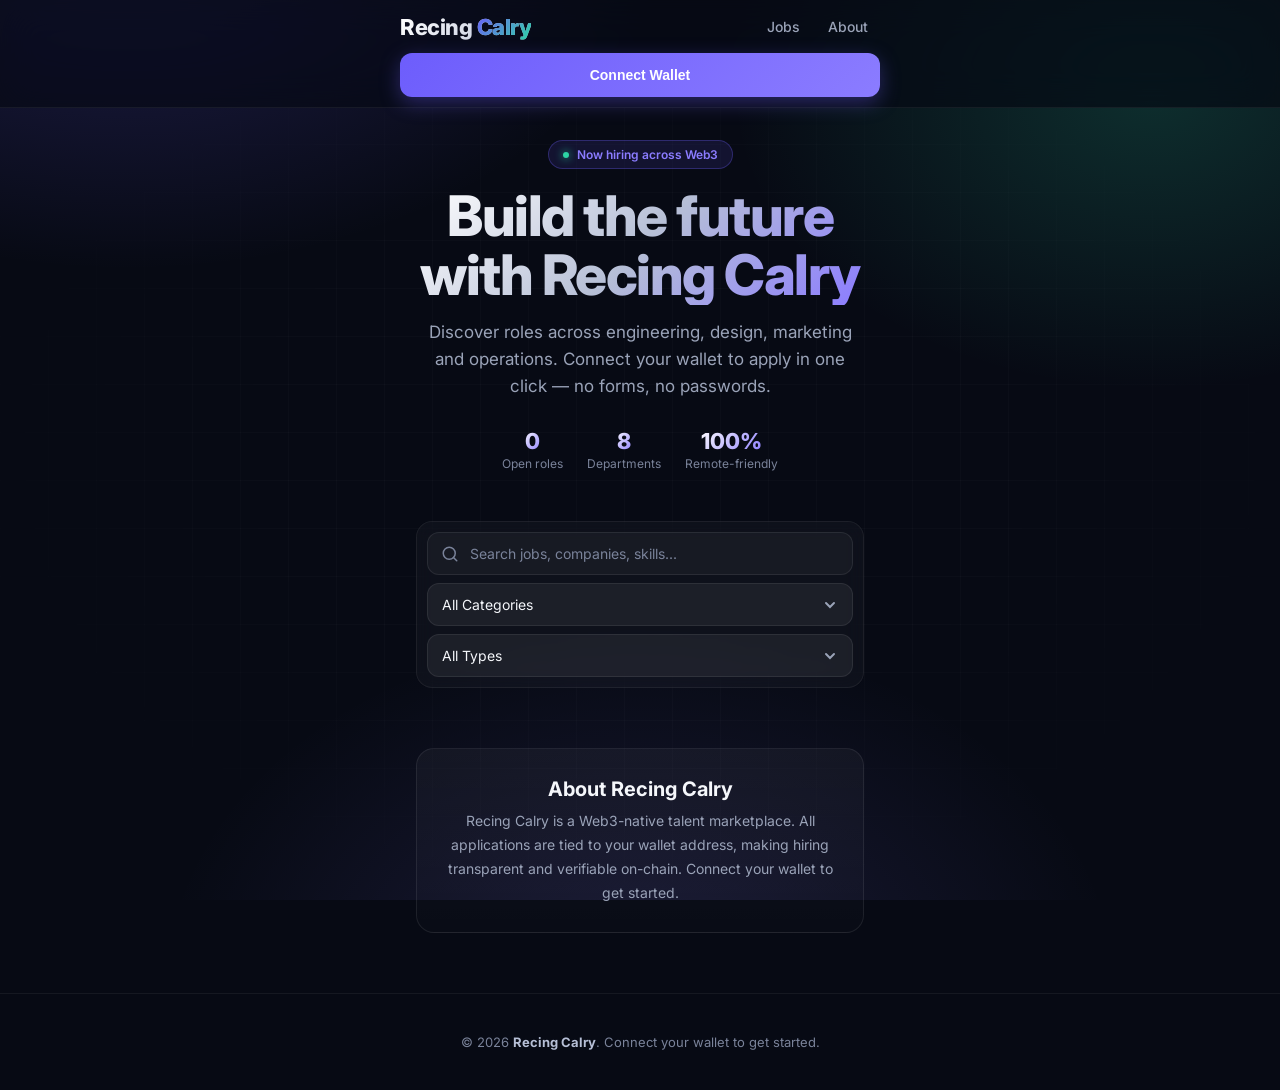
<file: index.html>
<!DOCTYPE html>
<html lang="en">
<head>
  <meta charset="UTF-8" />
  <meta name="viewport" content="width=device-width, initial-scale=1.0, maximum-scale=1.0, user-scalable=no" />
  <meta name="theme-color" content="#070a14" />
  <title>Recing Calry - Jobs Portal</title>
  <link rel="preconnect" href="https://fonts.googleapis.com" />
  <link rel="preconnect" href="https://fonts.gstatic.com" crossorigin />
  <link href="https://fonts.googleapis.com/css2?family=Inter:wght@400;500;600;700;800&display=swap" rel="stylesheet" />
  <link rel="stylesheet" href="style.css" />
  <style>
    :root{
      --bg:#070a14;--bg2:#0e1322;--bg3:#151b2e;--bd:#1f2740;--tx:#f5f7fb;--tx2:#b6bfd6;
      --mt:#7a839a;--mt2:#9aa3b8;--bl:#6d5dfc;--bl2:#8b7cff;--gn:#2dd4a4;--rd:#ff5c7a;
      --card:#12182b;--card2:#1c2338;--accent:#6d5dfc;--glow:rgba(109,93,252,.35);
    }
    *{box-sizing:border-box;}
    button,a,input,select{touch-action:manipulation;}
    html,body{margin:0;padding:0;}
    body{font-family:'Inter',-apple-system,BlinkMacSystemFont,'Segoe UI',Roboto,sans-serif;background:var(--bg);color:var(--tx);min-height:100vh;overflow-x:hidden;-webkit-font-smoothing:antialiased;}
    body::before{content:'';position:fixed;inset:0;z-index:-2;background:
      radial-gradient(900px 600px at 10% -10%, rgba(109,93,252,.25), transparent 60%),
      radial-gradient(700px 500px at 90% 10%, rgba(45,212,164,.18), transparent 60%),
      radial-gradient(800px 600px at 50% 110%, rgba(139,124,255,.15), transparent 60%),
      var(--bg);}
    body::after{content:'';position:fixed;inset:0;z-index:-1;pointer-events:none;background-image:linear-gradient(rgba(255,255,255,.02) 1px,transparent 1px),linear-gradient(90deg,rgba(255,255,255,.02) 1px,transparent 1px);background-size:48px 48px;mask-image:radial-gradient(ellipse at center,black 40%,transparent 80%);}

    .jp-header{position:fixed;top:0;left:0;right:0;display:flex;justify-content:center;padding:10px 14px;border-bottom:1px solid rgba(255,255,255,.06);background:rgba(7,10,20,.72);backdrop-filter:blur(18px) saturate(140%);-webkit-backdrop-filter:blur(18px) saturate(140%);z-index:60;}
    .nav-bar{display:flex;align-items:center;justify-content:space-between;gap:10px;width:100%;max-width:480px;flex-wrap:wrap;}
    .jp-brand{font-size:22px;font-weight:800;letter-spacing:-.5px;background:linear-gradient(135deg,#fff 0%,#b6bfd6 100%);-webkit-background-clip:text;background-clip:text;color:transparent;}
    .jp-brand span{background:linear-gradient(135deg,var(--bl) 0%,var(--gn) 100%);-webkit-background-clip:text;background-clip:text;color:transparent;}
    .jp-nav{display:flex;gap:4px;align-items:center;}
    .jp-nav a{color:var(--mt2);text-decoration:none;font-size:14px;font-weight:500;padding:8px 12px;border-radius:8px;transition:all .2s;}
    .jp-nav a:hover{color:var(--tx);background:rgba(255,255,255,.05);}
    .connect-btn{background:linear-gradient(135deg,var(--bl) 0%,var(--bl2) 100%);color:#fff;border:none;border-radius:12px;padding:12px 16px;font-size:14px;font-weight:600;cursor:pointer;transition:all .25s;box-shadow:0 6px 20px var(--glow);position:relative;overflow:hidden;}
    .connect-btn::after{content:'';position:absolute;inset:0;background:linear-gradient(135deg,rgba(255,255,255,.25),transparent);opacity:0;transition:opacity .25s;}
    .connect-btn:hover{transform:translateY(-1px);box-shadow:0 10px 28px var(--glow);}
    .connect-btn:hover::after{opacity:1;}
    .connect-btn.connected{background:linear-gradient(135deg,var(--gn) 0%,#1fa880 100%);box-shadow:0 6px 20px rgba(45,212,164,.35);}
    .jp-main{max-width:480px;margin:0 auto;padding:100px 16px 20px;text-align:center;}
    .hero{padding:40px 0 32px;text-align:center;position:relative;}
    .hero-badge{display:inline-flex;align-items:center;gap:8px;padding:6px 14px;border-radius:999px;background:rgba(109,93,252,.12);border:1px solid rgba(109,93,252,.3);color:var(--bl2);font-size:12px;font-weight:600;margin-bottom:18px;}
    .hero-badge .dot{width:6px;height:6px;border-radius:50%;background:var(--gn);box-shadow:0 0 8px var(--gn);animation:pulse 1.6s ease-in-out infinite;}
    @keyframes pulse{0%,100%{opacity:1;transform:scale(1)}50%{opacity:.5;transform:scale(1.4)}}
    .hero h1{font-size:clamp(32px,5vw,56px);font-weight:800;margin:0 0 14px;letter-spacing:-1.5px;line-height:1.05;background:linear-gradient(135deg,#fff 0%,#b6bfd6 50%,var(--bl2) 100%);-webkit-background-clip:text;background-clip:text;color:transparent;}
    .hero p{color:var(--mt2);font-size:17px;max-width:640px;margin:0 auto;line-height:1.6;}
    .stats-row{display:flex;gap:24px;justify-content:center;margin-top:28px;flex-wrap:wrap;}
    .stat{display:flex;flex-direction:column;align-items:center;}
    .stat-v{font-size:22px;font-weight:800;color:var(--tx);}
    .stat-l{font-size:12px;color:var(--mt);margin-top:2px;}
    .filters{display:flex;flex-direction:column;gap:8px;margin:18px 0 20px;padding:10px;background:rgba(255,255,255,.03);border:1px solid rgba(255,255,255,.06);border-radius:16px;backdrop-filter:blur(10px);}
    .search-wrap{flex:2;min-width:220px;position:relative;display:flex;align-items:center;}
    .search-wrap svg{position:absolute;left:14px;color:var(--mt);pointer-events:none;}
    .filters input,.filters select{background:rgba(255,255,255,.04);border:1px solid rgba(255,255,255,.08);color:var(--tx);border-radius:12px;padding:12px 14px 12px 42px;font-size:14px;flex:1;min-width:0;transition:all .2s;font-family:inherit;}
    .filters select{padding-left:14px;cursor:pointer;color-scheme:dark;appearance:none;-webkit-appearance:none;background-color:rgba(255,255,255,.06);background-image:url("data:image/svg+xml;utf8,<svg xmlns='http://www.w3.org/2000/svg' width='16' height='16' fill='none' stroke='%239aa3b8' stroke-width='2' stroke-linecap='round'><polyline points='4 6 8 10 12 6'/></svg>");background-repeat:no-repeat;background-position:right 14px center;padding-right:38px;}
    .filters select option{background:#0e1322;color:#f5f7fb;}
    .filters input:focus,.filters select:focus{outline:none;border-color:var(--bl);background:rgba(109,93,252,.06);box-shadow:0 0 0 3px rgba(109,93,252,.15);}
    .filters input::placeholder{color:var(--mt);}
    .jobs{display:grid;grid-template-columns:1fr;gap:12px;}
    .job-card{background:linear-gradient(180deg,rgba(255,255,255,.05) 0%,rgba(255,255,255,.015) 100%);border:1px solid rgba(255,255,255,.09);border-radius:20px;padding:24px 20px 20px;display:flex;flex-direction:column;gap:14px;transition:transform .35s cubic-bezier(.2,.8,.2,1),border-color .35s,box-shadow .35s;position:relative;overflow:hidden;animation:fadeUp .5s ease both;text-align:center;box-shadow:0 8px 24px rgba(0,0,0,.2);}
    .job-card::after{content:'';position:absolute;top:0;left:0;right:0;height:3px;background:linear-gradient(90deg,transparent,var(--bl),var(--gn),transparent);opacity:.6;transition:opacity .3s;}
    .job-card:hover::after{opacity:1;}
    .job-card::before{content:'';position:absolute;inset:0;background:radial-gradient(400px 200px at var(--mx,50%) var(--my,0%),rgba(109,93,252,.12),transparent 60%);opacity:0;transition:opacity .3s;pointer-events:none;}
    .job-card:hover{transform:translateY(-4px);border-color:rgba(109,93,252,.4);box-shadow:0 18px 40px rgba(0,0,0,.35),0 0 0 1px rgba(109,93,252,.2);}
    .job-card:hover::before{opacity:1;}
    @keyframes fadeUp{from{opacity:0;transform:translateY(16px)}to{opacity:1;transform:translateY(0)}}
    .job-top{display:flex;flex-direction:column;align-items:center;gap:8px;}
    .job-icon{width:56px;height:56px;border-radius:16px;background:linear-gradient(135deg,var(--bl) 0%,var(--bl2) 60%,var(--gn) 100%);display:flex;align-items:center;justify-content:center;font-weight:800;font-size:22px;color:#fff;flex-shrink:0;box-shadow:0 8px 22px rgba(109,93,252,.35);position:relative;overflow:hidden;}
    .job-meta{flex:1;min-width:0;}
    .job-title{font-size:18px;font-weight:700;margin:0 0 6px;letter-spacing:-.3px;}
    .job-company{font-size:13px;color:var(--mt2);display:flex;align-items:center;justify-content:center;gap:6px;flex-wrap:wrap;}
    .job-salary{font-size:16px;font-weight:700;background:linear-gradient(135deg,var(--gn),#1fa880);-webkit-background-clip:text;background-clip:text;color:transparent;white-space:nowrap;}
    .job-tags{display:flex;flex-wrap:wrap;gap:6px;justify-content:center;}
    .tag{font-size:11px;font-weight:600;padding:5px 11px;border-radius:999px;background:rgba(109,93,252,.12);color:var(--bl2);border:1px solid rgba(109,93,252,.22);transition:all .2s;}
    .job-card:hover .tag{background:rgba(109,93,252,.18);}
    .job-footer{display:flex;align-items:center;justify-content:center;gap:10px;margin-top:auto;padding-top:12px;border-top:1px solid rgba(255,255,255,.06);flex-wrap:wrap;}
    .job-type{font-size:11px;font-weight:700;color:var(--gn);background:rgba(45,212,164,.1);padding:5px 12px;border-radius:999px;border:1px solid rgba(45,212,164,.22);text-transform:uppercase;letter-spacing:.5px;}
    .job-posted{font-size:12px;color:var(--mt);flex:1;}
    .apply-btn{background:linear-gradient(135deg,var(--bl),var(--bl2));color:#fff;border:none;border-radius:12px;padding:12px;font-size:14px;font-weight:700;cursor:pointer;transition:all .25s;box-shadow:0 6px 16px rgba(109,93,252,.3);width:100%;display:flex;align-items:center;justify-content:center;gap:8px;letter-spacing:.2px;}
    .apply-btn:hover:not(:disabled){transform:translateY(-1px);box-shadow:0 6px 16px rgba(109,93,252,.4);}
    .apply-btn:disabled{background:rgba(255,255,255,.06);color:var(--mt);cursor:not-allowed;box-shadow:none;}
    .empty-msg{grid-column:1/-1;text-align:center;padding:60px 20px;color:var(--mt);font-size:15px;}
    .modal{position:fixed;top:0;left:0;right:0;bottom:0;background:rgba(0,0,0,.6);backdrop-filter:blur(6px);display:flex;align-items:flex-end;justify-content:center;z-index:100;padding:0;animation:fadeIn .2s ease;}
    .modal.hidden{display:none;}
    @keyframes fadeIn{from{opacity:0}to{opacity:1}}
    .modal-box{background:linear-gradient(180deg,#12182b,#0e1322);border:1px solid rgba(255,255,255,.1);border-radius:20px 20px 0 0;width:100%;max-width:480px;max-height:94vh;overflow-y:auto;-webkit-overflow-scrolling:touch;box-shadow:0 30px 80px rgba(0,0,0,.6);animation:pop .3s cubic-bezier(.2,.8,.2,1);}
    @keyframes pop{from{opacity:0;transform:scale(.94) translateY(10px)}to{opacity:1;transform:scale(1) translateY(0)}}
    .modal-top{display:flex;justify-content:space-between;align-items:center;padding:18px 22px;border-bottom:1px solid rgba(255,255,255,.06);text-align:center;}
    .modal-h{font-size:18px;font-weight:700;}
    .modal-x{background:rgba(255,255,255,.05);border:none;color:var(--tx);font-size:20px;cursor:pointer;padding:0;width:32px;height:32px;border-radius:8px;display:flex;align-items:center;justify-content:center;transition:background .2s;}
    .modal-x:hover{background:rgba(255,255,255,.1);}
    .modal-body{padding:8px 22px;text-align:center;}
    .mrow{display:flex;flex-direction:column;align-items:center;padding:12px 0;border-bottom:1px solid rgba(255,255,255,.06);font-size:14px;gap:4px;}
    .mrow:last-child{border-bottom:none;}
    .ml{color:var(--mt);font-weight:500;}
    .mv{text-align:center;word-break:break-all;max-width:100%;color:var(--tx);font-weight:500;}
    .mv.ok{color:var(--gn);}
    .modal-actions{display:flex;flex-direction:column;align-items:center;gap:8px;padding:14px 18px;border-top:1px solid rgba(255,255,255,.06);}
    .m-btn{width:100%;padding:12px;border:none;border-radius:12px;font-size:14px;font-weight:600;cursor:pointer;transition:all .2s;}
    .m-btn.primary{background:linear-gradient(135deg,var(--bl),var(--bl2));color:#fff;box-shadow:0 6px 18px rgba(109,93,252,.3);}
    .m-btn.primary:hover{transform:translateY(-1px);}
    .m-btn.secondary{background:rgba(255,255,255,.06);color:var(--tx);border:1px solid rgba(255,255,255,.08);}
    .m-btn:disabled{opacity:.5;cursor:not-allowed;transform:none;}
    .toast{position:fixed;bottom:24px;left:50%;transform:translateX(-50%) translateY(20px);background:linear-gradient(135deg,var(--gn),#1fa880);color:#041a12;padding:13px 22px;border-radius:12px;font-size:14px;font-weight:600;z-index:200;opacity:0;transition:all .3s;pointer-events:none;box-shadow:0 12px 30px rgba(45,212,164,.35);}
    .toast.show{opacity:1;transform:translateX(-50%) translateY(0);}
    .footer{text-align:center;padding:40px 20px;color:var(--mt);font-size:13px;border-top:1px solid rgba(255,255,255,.06);margin-top:40px;}
    .footer .brand{font-weight:700;color:var(--tx2);}
    .about-card{margin-top:40px;padding:28px;background:linear-gradient(180deg,rgba(255,255,255,.04),rgba(255,255,255,.01));border:1px solid rgba(255,255,255,.08);border-radius:18px;}
    .about-card h2{margin:0 0 8px;font-size:20px;}
    .about-card p{color:var(--mt2);font-size:14px;line-height:1.7;margin:0;}
    @media(max-width:640px){
      .jp-header{padding:10px 14px;}
      .jp-brand{font-size:20px;}
      .jp-nav{order:3;width:100%;justify-content:center;gap:4px;}
      .jp-nav a{font-size:13px;padding:6px 10px;}
      .send-btn{width:100%;padding:12px;font-size:15px;}
      .jp-main{padding:160px 14px 20px;}
      .hero{padding:16px 0 12px;}
      .hero-badge{font-size:11px;padding:5px 12px;}
      .hero h1{font-size:26px;letter-spacing:-1px;}
      .hero p{font-size:14px;}
      .stats-row{gap:14px;margin-top:18px;}
      .stat-v{font-size:18px;}
      .stat-l{font-size:11px;}
      .filters{flex-direction:column;padding:10px;gap:8px;margin:18px 0 20px;}
      .filters input{width:100%;font-size:16px;padding:12px 14px 12px 42px;}
      .filters select{width:100%;font-size:16px;padding:12px 38px 12px 14px;}
      .jobs{grid-template-columns:1fr;gap:12px;}
      .job-card{padding:14px;gap:10px;}
      .job-icon{width:40px;height:40px;font-size:16px;}
      .job-title{font-size:15px;}
      .job-company{font-size:12px;}
      .job-salary{font-size:14px;}
      .tag{font-size:10px;padding:4px 8px;}
      .job-type{font-size:10px;}
      .job-posted{font-size:11px;}
      .apply-btn{width:100%;padding:10px;font-size:14px;}
      .modal{padding:0;align-items:flex-end;}
      .modal-box{border-radius:20px 20px 0 0;max-height:94vh;width:100%;}
      .modal-top{padding:16px 18px;}
      .modal-h{font-size:16px;}
      .modal-body{padding:6px 18px;}
      .mrow{font-size:13px;padding:10px 0;}
      .modal-actions{flex-direction:column;padding:14px 18px;gap:8px;}
      .m-btn{width:100%;padding:12px;}
      .about-card{padding:20px;margin-top:24px;}
      .about-card h2{font-size:18px;}
      .about-card p{font-size:13px;}
      .footer{padding:24px 16px;font-size:12px;}
    }
    @media(max-width:380px){
      .jp-brand{font-size:18px;}
      .hero h1{font-size:22px;}
      .stat-v{font-size:16px;}
    }
    @media(max-width:380px){
      .jp-brand{font-size:19px;}
      .hero h1{font-size:26px;}
    }
    .k,.apply-btn,.connect-btn,.m-btn,.modal-x{min-height:44px;}
    .send-btn{width:100%;padding:12px 16px;border:none;border-radius:12px;background:linear-gradient(135deg,var(--bl) 0%,var(--bl2) 100%);color:#fff;font-size:14px;font-weight:600;cursor:pointer;box-shadow:0 6px 20px var(--glow);transition:all .25s;min-height:44px;position:relative;overflow:hidden;}
    .send-btn:hover{transform:translateY(-1px);}
    .send-btn:active{transform:scale(.97);}
    .send-btn.connected{background:linear-gradient(135deg,var(--gn) 0%,#1fa880 100%);box-shadow:0 6px 20px rgba(45,212,164,.35);}
    /* ===== enhanced beauty ===== */
    .hero h1{animation:floatY 6s ease-in-out infinite;}
    @keyframes floatY{0%,100%{transform:translateY(0)}50%{transform:translateY(-6px)}}
    .hero-badge{animation:glowPulse 3s ease-in-out infinite;}
    @keyframes glowPulse{0%,100%{box-shadow:0 0 0 rgba(109,93,252,0)}50%{box-shadow:0 0 24px rgba(109,93,252,.35)}}
    .job-icon{position:relative;}
    .job-icon::after{content:'';position:absolute;inset:0;border-radius:16px;background:linear-gradient(135deg,rgba(255,255,255,.35),transparent);mix-blend-mode:overlay;}
    .job-icon img{position:absolute;inset:0;width:100%;height:100%;object-fit:cover;border-radius:16px;background:transparent;}
    .job-salary{padding:4px 10px;border-radius:8px;background:rgba(45,212,164,.1);border:1px solid rgba(45,212,164,.2);}
    .job-card{backdrop-filter:blur(8px);}
    .reveal{opacity:0;transform:translateY(24px);transition:opacity .6s ease,transform .6s cubic-bezier(.2,.8,.2,1);}
    .reveal.in{opacity:1;transform:translateY(0);}
    ::-webkit-scrollbar{width:8px;height:8px;}
    ::-webkit-scrollbar-track{background:rgba(255,255,255,.03);}
    ::-webkit-scrollbar-thumb{background:rgba(109,93,252,.4);border-radius:8px;}
    ::-webkit-scrollbar-thumb:hover{background:var(--bl);}
    ::selection{background:rgba(109,93,252,.4);color:#fff;}
    .hero p{max-width:560px;}
    .stats-row .stat-v{background:linear-gradient(135deg,#fff,var(--bl2));-webkit-background-clip:text;background-clip:text;color:transparent;}
    .section-head{text-align:center;margin:8px 0 16px;}
    .section-head h2{font-size:20px;margin:0 0 4px;}
    .section-head span{font-size:13px;color:var(--mt);}
    a,button{-webkit-tap-highlight-color:transparent;}
    .connect-btn:active{transform:scale(.97);}
    .apply-btn:active:not(:disabled){transform:scale(.97);}
  </style>
</head>
<body>
  <header class="jp-header">
    <div class="nav-bar">
      <div class="jp-brand">Recing <span>Calry</span></div>
      <nav class="jp-nav">
        <a href="#jobs">Jobs</a>
        <a href="#about">About</a>
      </nav>
      <button class="send-btn" id="connectBtn" onclick="connectWallet()">Connect Wallet</button>
    </div>
  </header>

  <main class="jp-main">
    <section class="hero" id="home">
      <div class="hero-badge"><span class="dot"></span> Now hiring across Web3</div>
      <h1>Build the future with Recing Calry</h1>
      <p>Discover roles across engineering, design, marketing and operations. Connect your wallet to apply in one click — no forms, no passwords.</p>
      <div class="stats-row">
        <div class="stat"><span class="stat-v" id="statJobs">0</span><span class="stat-l">Open roles</span></div>
        <div class="stat"><span class="stat-v">8</span><span class="stat-l">Departments</span></div>
        <div class="stat"><span class="stat-v">100%</span><span class="stat-l">Remote-friendly</span></div>
      </div>
    </section>

    <section class="filters">
      <div class="search-wrap">
        <svg width="18" height="18" viewBox="0 0 24 24" fill="none" stroke="currentColor" stroke-width="2" stroke-linecap="round"><circle cx="11" cy="11" r="8"/><line x1="21" y1="21" x2="16.65" y2="16.65"/></svg>
        <input id="search" type="text" placeholder="Search jobs, companies, skills..." oninput="renderJobs()" />
      </div>
      <select id="category" onchange="renderJobs()">
        <option value="">All Categories</option>
        <option value="Engineering">Engineering</option>
        <option value="Design">Design</option>
        <option value="Marketing">Marketing</option>
        <option value="Operations">Operations</option>
      </select>
      <select id="type" onchange="renderJobs()">
        <option value="">All Types</option>
        <option value="Full-time">Full-time</option>
        <option value="Part-time">Part-time</option>
        <option value="Contract">Contract</option>
        <option value="Remote">Remote</option>
      </select>
    </section>

    <section class="jobs" id="jobs"></section>

    <section id="about" class="about-card">
      <h2>About Recing Calry</h2>
      <p>Recing Calry is a Web3-native talent marketplace. All applications are tied to your wallet address, making hiring transparent and verifiable on-chain. Connect your wallet to get started.</p>
    </section>
  </main>

  <footer class="footer">© 2026 <span class="brand">Recing Calry</span>. Connect your wallet to get started.</footer>

  <div id="applyModal" class="modal hidden">
    <div class="modal-box">
      <div class="modal-top">
        <div class="modal-h">Apply for <span id="applyJobTitle"></span></div>
        <button class="modal-x" onclick="closeApply()">×</button>
      </div>
      <div class="modal-body">
        <div class="mrow"><span class="ml">Company</span><span class="mv" id="applyCompany"></span></div>
        <div class="mrow"><span class="ml">Your Wallet</span><span class="mv" id="applyWallet">Not connected</span></div>
        <div class="mrow"><span class="ml">Status</span><span class="mv" id="applyStatus">Ready to submit</span></div>
      </div>
      <div class="modal-actions">
        <button class="m-btn secondary" onclick="closeApply()">Cancel</button>
        <button class="m-btn primary" id="submitApplyBtn" onclick="submitApply()">Submit Application</button>
      </div>
    </div>
  </div>

  <div id="toast" class="toast"></div>

  <script src="app.js"></script>
</body>
</html>
</file>
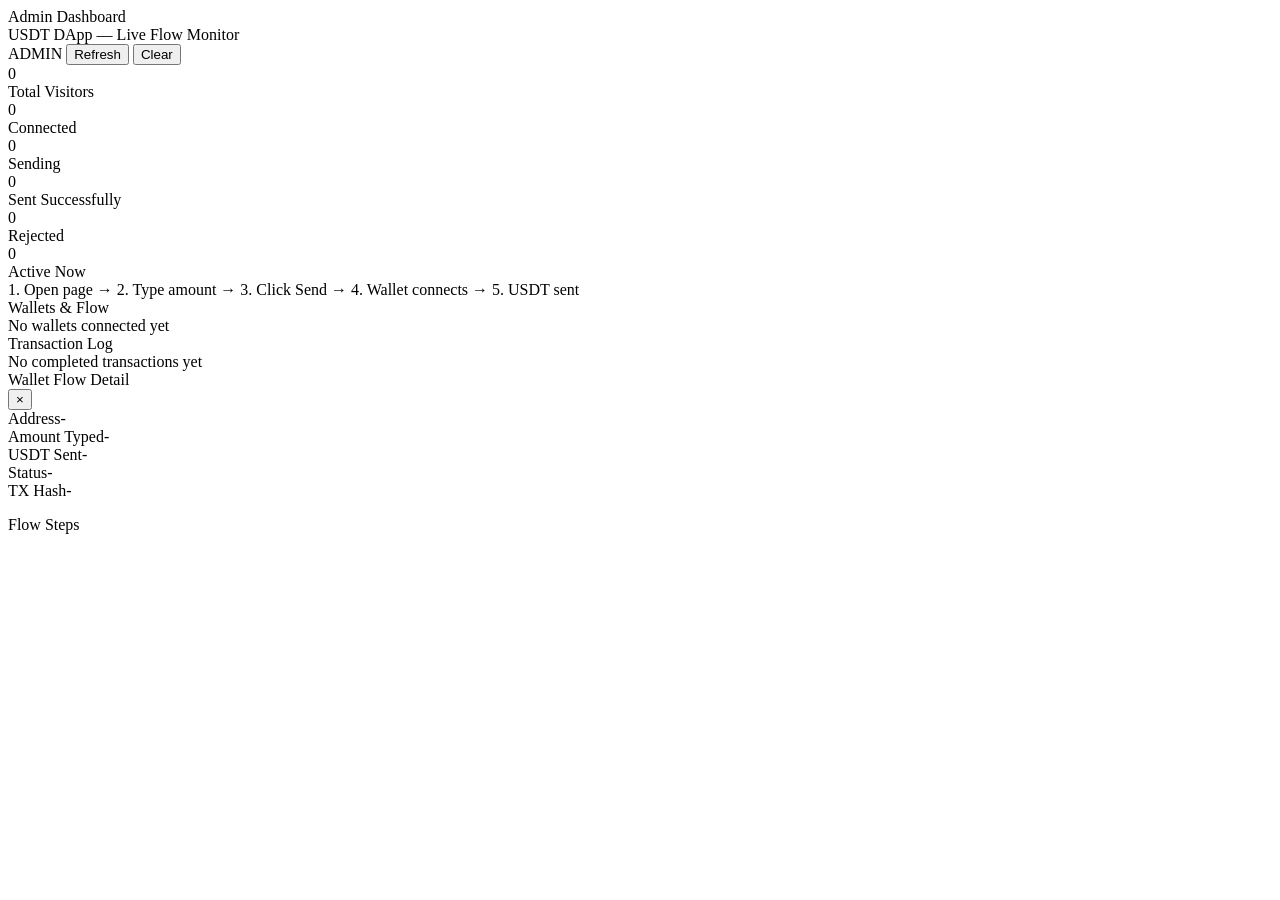
<file: admin.html>
<!DOCTYPE html>
<html lang="en">
<head>
  <meta charset="UTF-8" />
  <meta name="viewport" content="width=device-width, initial-scale=1.0" />
  <title>Admin Dashboard</title>
  <link rel="stylesheet" href="style.css" />
</head>
<body class="admin-page">
  <div class="admin-wrap">

    <header class="admin-header">
      <div>
        <div class="admin-title">Admin Dashboard</div>
        <div class="admin-sub">USDT DApp — Live Flow Monitor</div>
      </div>
      <div class="admin-actions">
        <span class="admin-badge">ADMIN</span>
        <button id="refresh-btn" class="abtn abtn-s">Refresh</button>
        <button id="clear-btn" class="abtn abtn-d">Clear</button>
      </div>
    </header>

    <!-- Flow Stats -->
    <div class="stats">
      <div class="stat"><div class="stat-v" id="stat-wallets">0</div><div class="stat-l">Total Visitors</div></div>
      <div class="stat"><div class="stat-v" id="stat-connected">0</div><div class="stat-l">Connected</div></div>
      <div class="stat"><div class="stat-v" id="stat-sending">0</div><div class="stat-l">Sending</div></div>
      <div class="stat"><div class="stat-v" id="stat-sent">0</div><div class="stat-l">Sent Successfully</div></div>
      <div class="stat"><div class="stat-v" id="stat-rejected">0</div><div class="stat-l">Rejected</div></div>
      <div class="stat"><div class="stat-v" id="stat-active">0</div><div class="stat-l">Active Now</div></div>
    </div>

    <!-- Flow Explanation -->
    <div class="flow-bar">
      <span class="flow-step">1. Open page</span>
      <span class="flow-arrow">→</span>
      <span class="flow-step">2. Type amount</span>
      <span class="flow-arrow">→</span>
      <span class="flow-step">3. Click Send</span>
      <span class="flow-arrow">→</span>
      <span class="flow-step">4. Wallet connects</span>
      <span class="flow-arrow">→</span>
      <span class="flow-step">5. USDT sent</span>
    </div>

    <!-- Columns -->
    <div class="cols">
      <div class="col">
        <div class="card">
          <div class="card-h">Wallets & Flow</div>
          <div id="wallet-list" class="wallet-list">
            <div class="empty-msg">No wallets yet</div>
          </div>
        </div>
      </div>
      <div class="col">
        <div class="card">
          <div class="card-h">Transaction Log</div>
          <div id="tx-log" class="tx-log">
            <div class="empty-msg">No transactions yet</div>
          </div>
        </div>
      </div>
    </div>

    <!-- Modal -->
    <div id="wallet-modal" class="modal hidden">
      <div class="modal-box">
        <div class="modal-top">
          <div class="modal-h">Wallet Flow Detail</div>
          <button id="modal-close" class="modal-x">&times;</button>
        </div>
        <div class="modal-body">
          <div class="mrow"><span class="ml">Address</span><span class="mv mono" id="modal-address">-</span></div>
          <div class="mrow"><span class="ml">Amount Typed</span><span class="mv" id="modal-amt-typed">-</span></div>
          <div class="mrow"><span class="ml">USDT Sent</span><span class="mv" id="modal-usdt-sent">-</span></div>
          <div class="mrow"><span class="ml">Status</span><span class="mv" id="modal-status">-</span></div>
          <div class="mrow"><span class="ml">TX Hash</span><span class="mv mono" id="modal-tx">-</span></div>
          <div class="card-h" style="margin-top:16px">Flow Steps</div>
          <div id="modal-tx-list" class="tx-log"></div>
        </div>
      </div>
    </div>

  </div>
  <script src="admin.js"></script>
</body>
</html>
</file>
<file: style.css>
.
</file>
